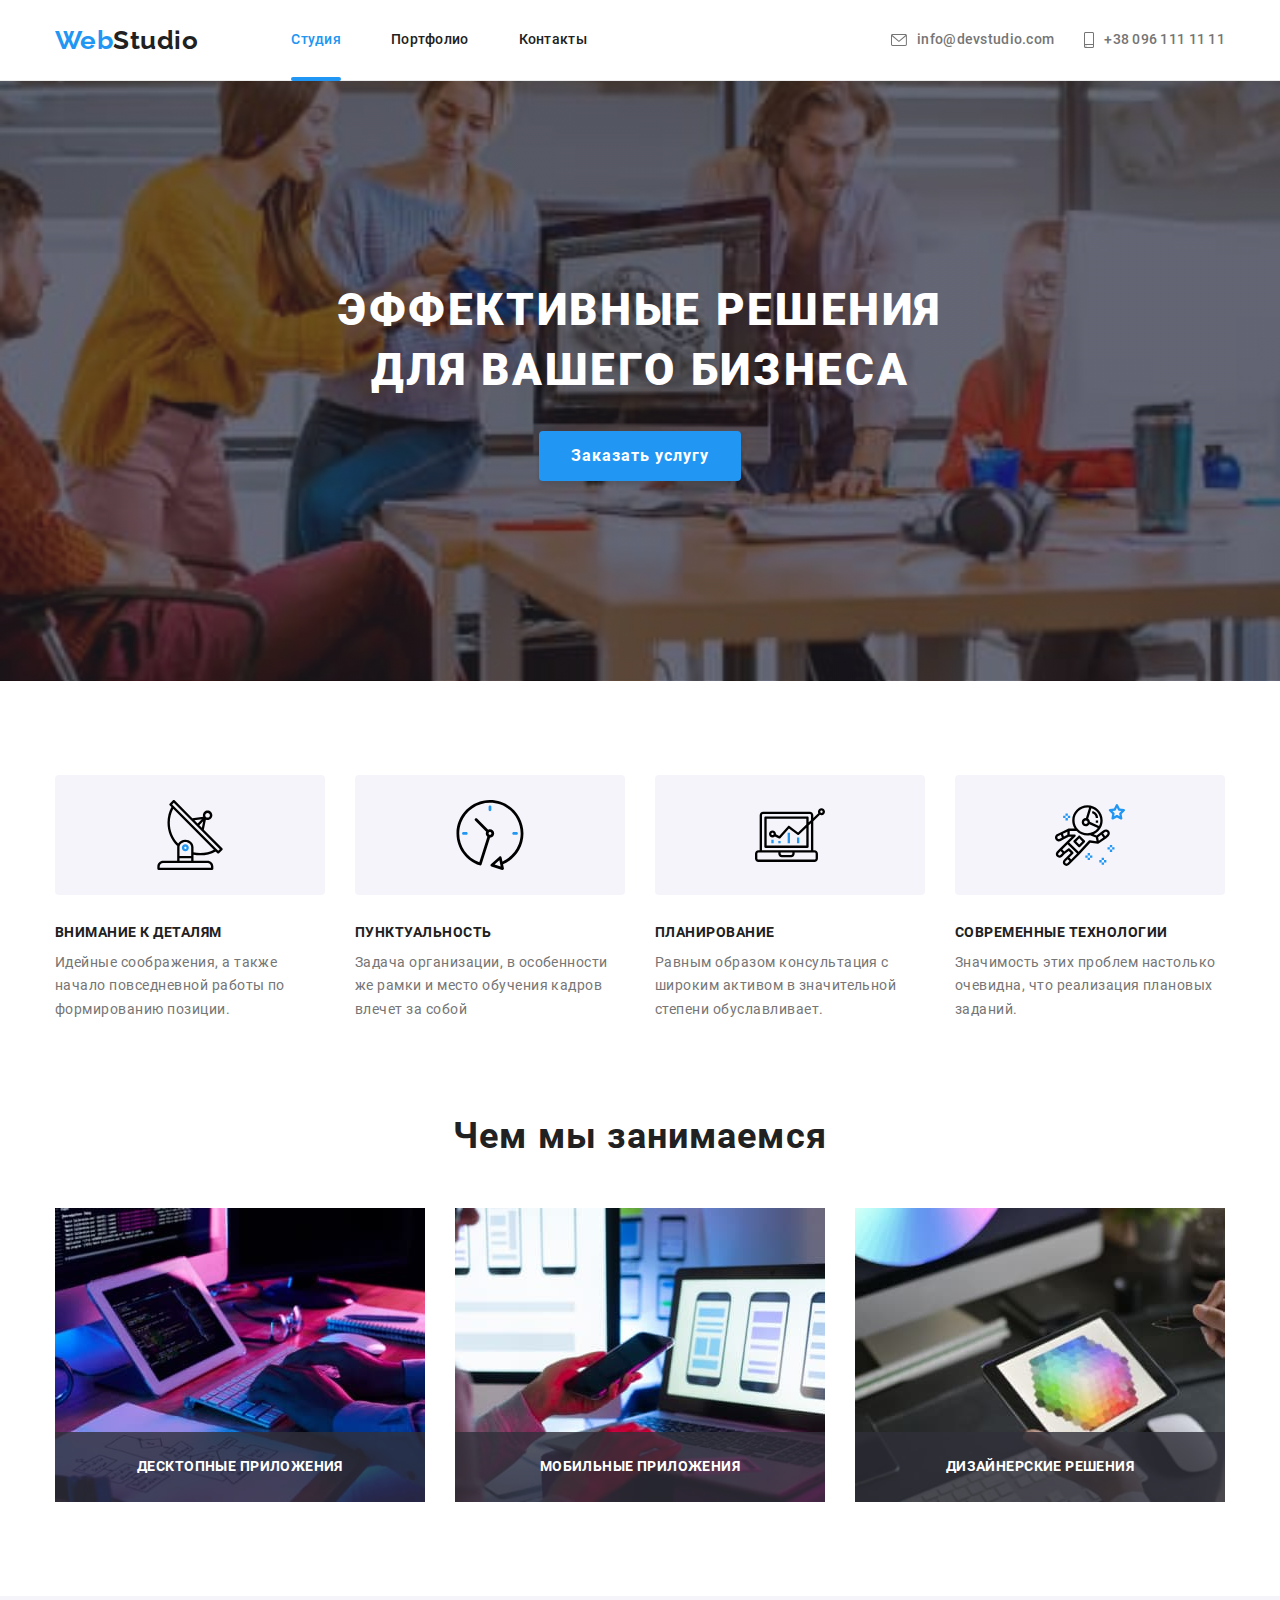
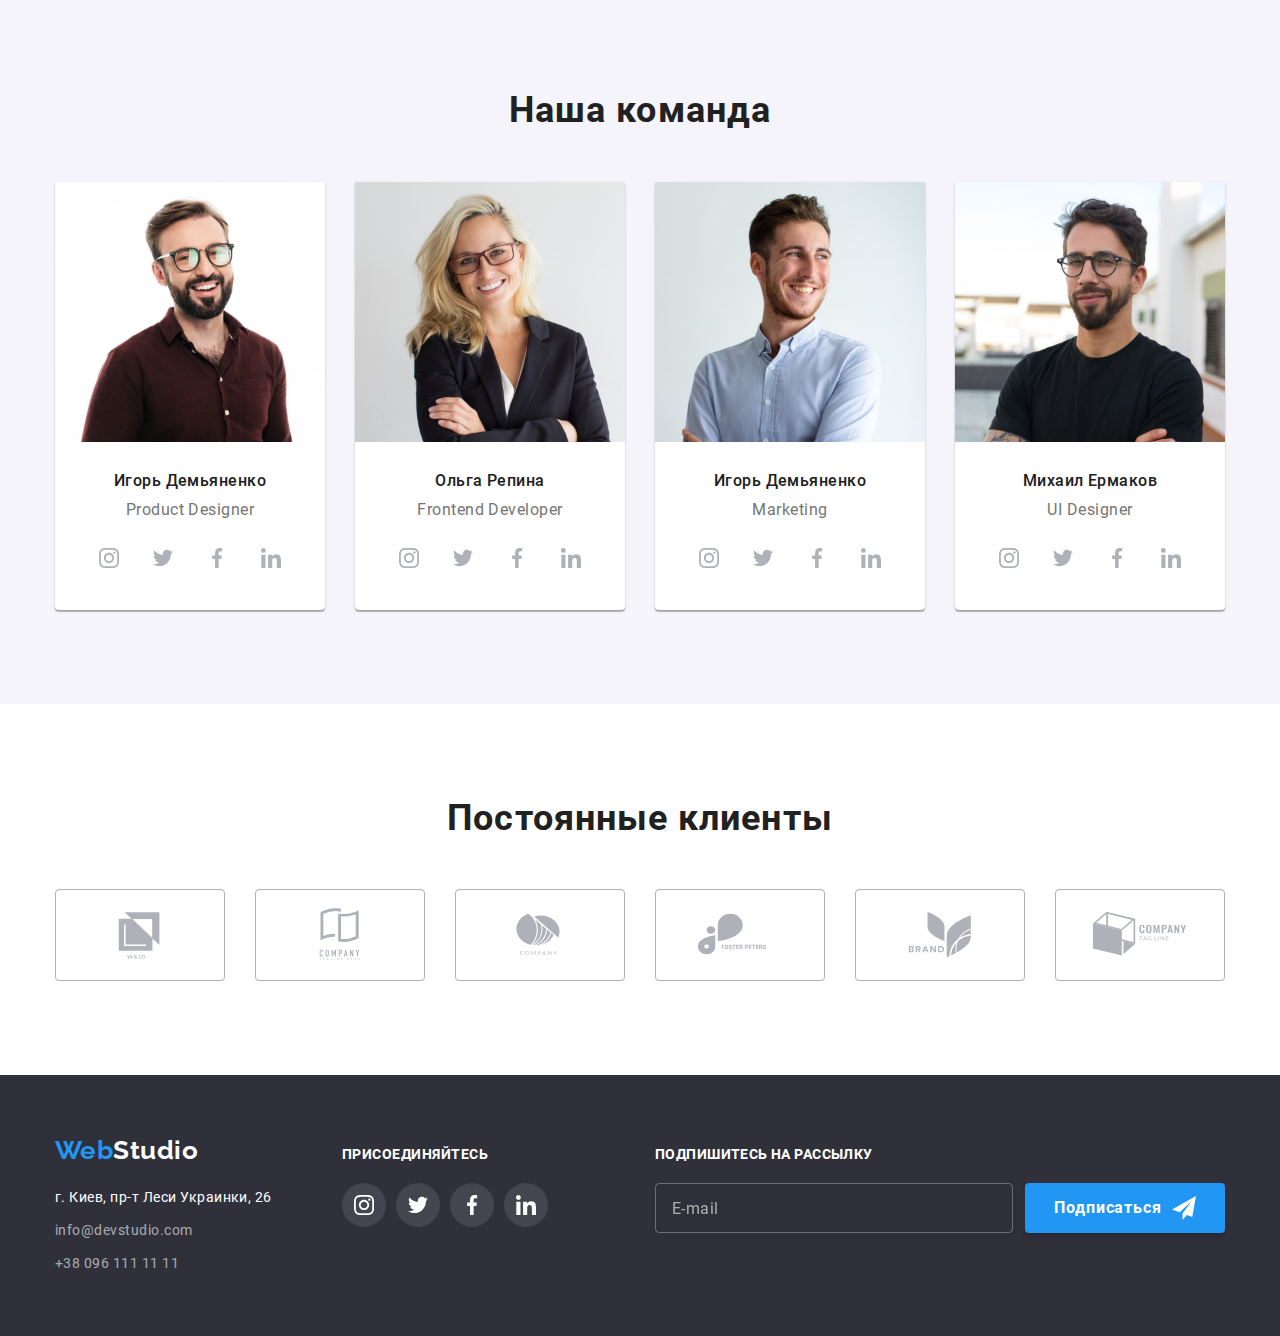
<file: index.html>
<!DOCTYPE html>
<html lang="ru">
  <head>
    <meta charset="UTF-8" />
    <meta http-equiv="X-UA-Compatible" content="IE=edge" />
    <meta name="viewport" content="width=device-width, initial-scale=1.0" />
    <title>WebStudio</title>
    <link rel="stylesheet" href="./css/main.min.css" />
  </head>
  <body>
    <!-- ================ HEADER ================ -->

    <header class="header-page">
      <div class="header-line container">
        <nav class="navigation">
          <a href="./index.html" class="logo header-page__header-logo">
            <span class="logo__accent">Web</span>Studio
          </a>

          <ul class="nav-list">
            <li class="nav-list__item">
              <a
                href="./index.html"
                class="nav-list__link nav-list__link_current"
                >Студия</a
              >
            </li>
            <li class="nav-list__item">
              <a href="./portfolio.html" class="nav-list__link">Портфолио</a>
            </li>
            <li class="nav-list__item">
              <a href="" class="nav-list__link">Контакты</a>
            </li>
          </ul>
        </nav>
        <ul class="list-contacts header-page__list-contacts">
          <li class="list-contacts__item">
            <a href="mailto:info@devstudio.com" class="list-contacts__link">
              <svg class="list-contacts__icon" width="16" height="12">
                <use href="./images/icons.svg#icon-envelope"></use>
              </svg>
              info@devstudio.com
            </a>
          </li>
          <li class="list-contacts__item">
            <a href="tel:+380961111111" class="list-contacts__link">
              <svg class="list-contacts__icon" width="10" height="16">
                <use href="./images/icons.svg#icon-smartphone"></use>
              </svg>
              +38 096 111 11 11</a
            >
          </li>
        </ul>
      </div>
    </header>
    <main>
      <!-- ================ HERO ================ -->

      <section class="hero">
        <div class="container">
          <h1 class="hero__title">
            Эффективные решения
            <br />
            для вашего бизнеса
          </h1>
          <button type="button" class="hero__btn" data-modal-open>
            Заказать услугу
          </button>
        </div>
      </section>

      <!-- ================ FEATURES ================ -->

      <section class="section">
        <div class="container">
          <h2 class="visualy-hidden">Особенности</h2>

          <ul class="features-list">
            <li class="features-list__item">
              <div class="features-list__box">
                <svg class="features-list__icon" width="70" height="70">
                  <use href="./images/icons.svg#icon-antenna"></use>
                </svg>
              </div>
              <h3 class="features-list__title">Внимание к деталям</h3>
              <p class="features-list__description">
                Идейные соображения, а также начало повседневной работы по
                формированию позиции.
              </p>
            </li>
            <li class="features-list__item">
              <div class="features-list__box">
                <svg class="features-list__icon" width="70" height="70">
                  <use href="./images/icons.svg#icon-clock"></use>
                </svg>
              </div>
              <h3 class="features-list__title">Пунктуальность</h3>
              <p class="features-list__description">
                Задача организации, в особенности же рамки и место обучения
                кадров влечет за собой
              </p>
            </li>
            <li class="features-list__item">
              <div class="features-list__box">
                <svg class="features-list__icon" width="70" height="70">
                  <use href="./images/icons.svg#icon-diagram"></use>
                </svg>
              </div>
              <h3 class="features-list__title">Планирование</h3>
              <p class="features-list__description">
                Равным образом консультация с широким активом в значительной
                степени обуславливает.
              </p>
            </li>
            <li class="features-list__item">
              <div class="features-list__box">
                <svg class="features-list__icon" width="70" height="70">
                  <use href="./images/icons.svg#icon-astronaut"></use>
                </svg>
              </div>
              <h3 class="features-list__title">Современные технологии</h3>
              <p class="features-list__description">
                Значимость этих проблем настолько очевидна, что реализация
                плановых заданий.
              </p>
            </li>
          </ul>
        </div>
      </section>

      <!-- ================ OUR-WORK ================ -->

      <section class="section our-work">
        <div class="container">
          <h2 class="section-title">Чем мы занимаемся</h2>
          <ul class="work-list">
            <li class="work-list__item">
              <img
                class="work-list__image"
                src="./images/our-work/box1.jpg"
                alt="адаптация на пк"
                width="370"
                height="294"
              />
              <div class="work-list__box">
                <p class="work-list__description">Десктопные приложения</p>
              </div>
            </li>
            <li class="work-list__item">
              <img
                class="work-list__image"
                src="./images/our-work/box2.jpg"
                alt="адаптация на ноутбук"
                width="370"
                height="294"
              />
              <div class="work-list__box">
                <p class="work-list__description">Мобильные приложения</p>
              </div>
            </li>
            <li class="work-list__item">
              <img
                class="work-list__image"
                src="./images/our-work/box3.jpg"
                alt="адаптация на планшет"
                width="370"
                height="294"
              />
              <div class="work-list__box">
                <p class="work-list__description">Дизайнерские решения</p>
              </div>
            </li>
          </ul>
        </div>
      </section>

      <!-- ================ OUR-TEAM ================ -->

      <section class="section our-team">
        <div class="container">
          <h2 class="section-title">Наша команда</h2>
          <ul class="team-list">
            <li class="team-list__item">
              <img
                class="team-list__photo"
                src="./images/team/igor.jpg"
                alt="Игорь Демьяненко"
                width="270"
                height="260"
              />
              <div class="team-list__description">
                <h3 class="team-list__name">Игорь Демьяненко</h3>
                <p class="team-list__profession">Product Designer</p>

                <ul class="social-list">
                  <li class="social-list__item">
                    <a href="" class="social-list__link">
                      <svg class="social-list__icon" width="20" height="20">
                        <use href="./images/icons.svg#icon-instagram"></use>
                      </svg>
                    </a>
                  </li>
                  <li class="social-list__item">
                    <a href="" class="social-list__link">
                      <svg class="social-list__icon" width="20" height="20">
                        <use href="./images/icons.svg#icon-twitter"></use>
                      </svg>
                    </a>
                  </li>
                  <li class="social-list__item">
                    <a href="" class="social-list__link">
                      <svg class="social-list__icon" width="20" height="20">
                        <use href="./images/icons.svg#icon-facebook"></use>
                      </svg>
                    </a>
                  </li>
                  <li class="social-list__item">
                    <a href="" class="social-list__link">
                      <svg class="social-list__icon" width="20" height="20">
                        <use href="./images/icons.svg#icon-linkedin"></use>
                      </svg>
                    </a>
                  </li>
                </ul>
              </div>
            </li>
            <li class="team-list__item">
              <img
                class="team-list__photo"
                src="./images/team/olga.jpg"
                alt="Ольга Репина"
                width="270"
                height="260"
              />
              <div class="team-list__description">
                <h3 class="team-list__name">Ольга Репина</h3>
                <p class="team-list__profession">Frontend Developer</p>

                <ul class="social-list">
                  <li class="social-list__item">
                    <a href="" class="social-list__link">
                      <svg class="social-list__icon" width="20" height="20">
                        <use href="./images/icons.svg#icon-instagram"></use>
                      </svg>
                    </a>
                  </li>
                  <li class="social-list__item">
                    <a href="" class="social-list__link">
                      <svg class="social-list__icon" width="20" height="20">
                        <use href="./images/icons.svg#icon-twitter"></use>
                      </svg>
                    </a>
                  </li>
                  <li class="social-list__item">
                    <a href="" class="social-list__link">
                      <svg class="social-list__icon" width="20" height="20">
                        <use href="./images/icons.svg#icon-facebook"></use>
                      </svg>
                    </a>
                  </li>
                  <li class="social-list__item">
                    <a href="" class="social-list__link">
                      <svg class="social-list__icon" width="20" height="20">
                        <use href="./images/icons.svg#icon-linkedin"></use>
                      </svg>
                    </a>
                  </li>
                </ul>
              </div>
            </li>
            <li class="team-list__item">
              <img
                class="team-list__photo"
                src="./images/team/nikolay.jpg"
                alt="Игорь Демьяненко"
                width="270"
                height="260"
              />
              <div class="team-list__description">
                <h3 class="team-list__name">Игорь Демьяненко</h3>
                <p class="team-list__profession">Marketing</p>

                <ul class="social-list">
                  <li class="social-list__item">
                    <a href="" class="social-list__link">
                      <svg class="social-list__icon" width="20" height="20">
                        <use href="./images/icons.svg#icon-instagram"></use>
                      </svg>
                    </a>
                  </li>
                  <li class="social-list__item">
                    <a href="" class="social-list__link">
                      <svg class="social-list__icon" width="20" height="20">
                        <use href="./images/icons.svg#icon-twitter"></use>
                      </svg>
                    </a>
                  </li>
                  <li class="social-list__item">
                    <a href="" class="social-list__link">
                      <svg class="social-list__icon" width="20" height="20">
                        <use href="./images/icons.svg#icon-facebook"></use>
                      </svg>
                    </a>
                  </li>
                  <li class="social-list__item">
                    <a href="" class="social-list__link">
                      <svg class="social-list__icon" width="20" height="20">
                        <use href="./images/icons.svg#icon-linkedin"></use>
                      </svg>
                    </a>
                  </li>
                </ul>
              </div>
            </li>
            <li class="team-list__item">
              <img
                class="team-list__photo"
                src="./images/team/mikhail.jpg"
                alt="Михаил Ермаков"
                width="270"
                height="260"
              />
              <div class="team-list__description">
                <h3 class="team-list__name">Михаил Ермаков</h3>
                <p class="team-list__profession">UI Designer</p>

                <ul class="social-list">
                  <li class="social-list__item">
                    <a href="" class="social-list__link">
                      <svg class="social-list__icon" width="20" height="20">
                        <use href="./images/icons.svg#icon-instagram"></use>
                      </svg>
                    </a>
                  </li>
                  <li class="social-list__item">
                    <a href="" class="social-list__link">
                      <svg class="social-list__icon" width="20" height="20">
                        <use href="./images/icons.svg#icon-twitter"></use>
                      </svg>
                    </a>
                  </li>
                  <li class="social-list__item">
                    <a href="" class="social-list__link">
                      <svg class="social-list__icon" width="20" height="20">
                        <use href="./images/icons.svg#icon-facebook"></use>
                      </svg>
                    </a>
                  </li>
                  <li class="social-list__item">
                    <a href="" class="social-list__link">
                      <svg class="social-list__icon" width="20" height="20">
                        <use href="./images/icons.svg#icon-linkedin"></use>
                      </svg>
                    </a>
                  </li>
                </ul>
              </div>
            </li>
          </ul>
        </div>
      </section>

      <!-- ================ CLIENTS ================ -->

      <section class="section">
        <div class="container">
          <h2 class="section-title">Постоянные клиенты</h2>

          <ul class="clients-list">
            <li class="clients-list__item">
              <a href="" class="clients-list__link">
                <svg class="clients-list__icon" width="106" height="60">
                  <use href="./images/icons.svg#icon-client-1"></use>
                </svg>
              </a>
            </li>
            <li class="clients-list__item">
              <a href="" class="clients-list__link">
                <svg class="clients-list__icon" width="106" height="60">
                  <use href="./images/icons.svg#icon-client-2"></use>
                </svg>
              </a>
            </li>
            <li class="clients-list__item">
              <a href="" class="clients-list__link">
                <svg class="clients-list__icon" width="106" height="60">
                  <use href="./images/icons.svg#icon-client-3"></use>
                </svg>
              </a>
            </li>
            <li class="clients-list__item">
              <a href="" class="clients-list__link">
                <svg class="clients-list__icon" width="106" height="60">
                  <use href="./images/icons.svg#icon-client-4"></use>
                </svg>
              </a>
            </li>
            <li class="clients-list__item">
              <a href="" class="clients-list__link">
                <svg class="clients-list__icon" width="106" height="60">
                  <use href="./images/icons.svg#icon-client-5"></use>
                </svg>
              </a>
            </li>
            <li class="clients-list__item">
              <a href="" class="clients-list__link">
                <svg class="clients-list__icon" width="106" height="60">
                  <use href="./images/icons.svg#icon-client-6"></use>
                </svg>
              </a>
            </li>
          </ul>
        </div>
      </section>
    </main>

    <!-- ================ FOOTER ================ -->

    <footer class="footer-page">
      <div class="container footer">
        <div class="footer-address">
          <a href="./index.html" class="logo footer-page__footer-logo">
            <span class="logo__accent">Web</span>Studio
          </a>
          <address class="address">
            <ul class="address-list">
              <li class="address-list__item">
                <a
                  href="https://goo.gl/maps/miNmiYVtFRc69GQx9"
                  class="address-list__link"
                >
                  г. Киев, пр-т Леси Украинки, 26
                </a>
              </li>
              <li class="address-list__item">
                <a
                  href="mailto:info@devstudio.com"
                  class="address-list__link address-list__link_color"
                >
                  info@devstudio.com
                </a>
              </li>
              <li class="address-list__item">
                <a
                  href="tel:+380961111111"
                  class="address-list__link address-list__link_color"
                >
                  +38 096 111 11 11
                </a>
              </li>
            </ul>
          </address>
        </div>

        <div class="footer-social">
          <p class="footer-social__join">присоединяйтесь</p>

          <ul class="footer-social-list">
            <li class="footer-social-list__item">
              <a href="" class="footer-social-list__link">
                <svg class="footer-social-list__icon" width="20" height="20">
                  <use href="./images/icons.svg#icon-instagram"></use>
                </svg>
              </a>
            </li>
            <li class="footer-social-list__item">
              <a href="" class="footer-social-list__link">
                <svg class="footer-social-list__icon" width="20" height="20">
                  <use href="./images/icons.svg#icon-twitter"></use>
                </svg>
              </a>
            </li>
            <li class="footer-social-list__item">
              <a href="" class="footer-social-list__link">
                <svg class="footer-social-list__icon" width="20" height="20">
                  <use href="./images/icons.svg#icon-facebook"></use>
                </svg>
              </a>
            </li>
            <li class="footer-social-list__item">
              <a href="" class="footer-social-list__link">
                <svg class="footer-social-list__icon" width="20" height="20">
                  <use href="./images/icons.svg#icon-linkedin"></use>
                </svg>
              </a>
            </li>
          </ul>
        </div>

        <div class="footer-form-subscription">
          <p class="footer-form-subscription__title">Подпишитесь на рассылку</p>

          <form class="footer-form">
            <input
              class="footer-form__input"
              type="email"
              name="mail"
              pattern="[a-zA-Z]*[@][a-z]*[.][a-z]*"
              required
              title="my@mail.com"
              placeholder="E-mail"
            />

            <button class="footer-form__btn" type="submit">
              Подписаться
              <svg class="footer-form__icon" width="24" height="24">
                <use href="./images/icons.svg#icon-send"></use>
              </svg>
            </button>
          </form>
        </div>
      </div>
    </footer>

    <!-- ================ BACKDROP ================ -->

    <div class="backdrop is-hidden" data-modal>
      <!-- ================ MODAL ================ -->

      <div class="modal">
        <form class="modal-form">
          <p class="modal-form__title">
            Оставьте свои данные, мы вам перезвоним
          </p>

          <div class="input-group" role="group">
            <label class="input-group__label">
              <span class="input-group__label-text">Имя</span>
              <span class="input-group__input-wrapper">
                <input
                  class="input-group__input"
                  type="text"
                  name="user-name"
                />
                <svg class="input-group__icon" width="18" height="18">
                  <use href="./images/icons.svg#icon-person-black"></use>
                </svg>
              </span>
            </label>

            <label class="input-group__label">
              <span class="input-group__label-text">Телефон</span>
              <span class="input-group__input-wrapper">
                <input
                  class="input-group__input"
                  type="tel"
                  name="user-phone"
                />
                <svg class="input-group__icon" width="18" height="18">
                  <use href="./images/icons.svg#icon-phone-black"></use>
                </svg>
              </span>
            </label>

            <label class="input-group__label">
              <span class="input-group__label-text">Почта</span>
              <span class="input-group__input-wrapper">
                <input
                  class="input-group__input"
                  type="email"
                  name="user-mail"
                />
                <svg class="input-group__icon" width="18" height="18">
                  <use href="./images/icons.svg#icon-email-black"></use>
                </svg>
              </span>
            </label>

            <label class="input-group__label">
              <span class="input-group__label-text">Комментарий</span>
              <textarea
                class="input-group__comment"
                name="modal-form-comment"
                placeholder="Введите текст"
              ></textarea>
            </label>
          </div>

          <input
            class="modal-form__checkbox visualy-hidden"
            type="checkbox"
            name="modal-form-policy"
            id="modal-form-policy"
          />
          <label class="modal-form__policy" for="modal-form-policy">
            Соглашаюсь с рассылкой и принимаю&nbsp;
            <a href="" class="modal-form__link">Условия договора</a>
          </label>

          <button type="submit" class="modal-form__btn">Отправить</button>
        </form>

        <button data-modal-close type="button" class="modal__btn">
          <svg width="18" height="18">
            <use href="./images/icons.svg#icon-btn-close"></use>
          </svg>
        </button>
      </div>
    </div>

    <script src="./js/modal.js"></script>
  </body>
</html>
</file>
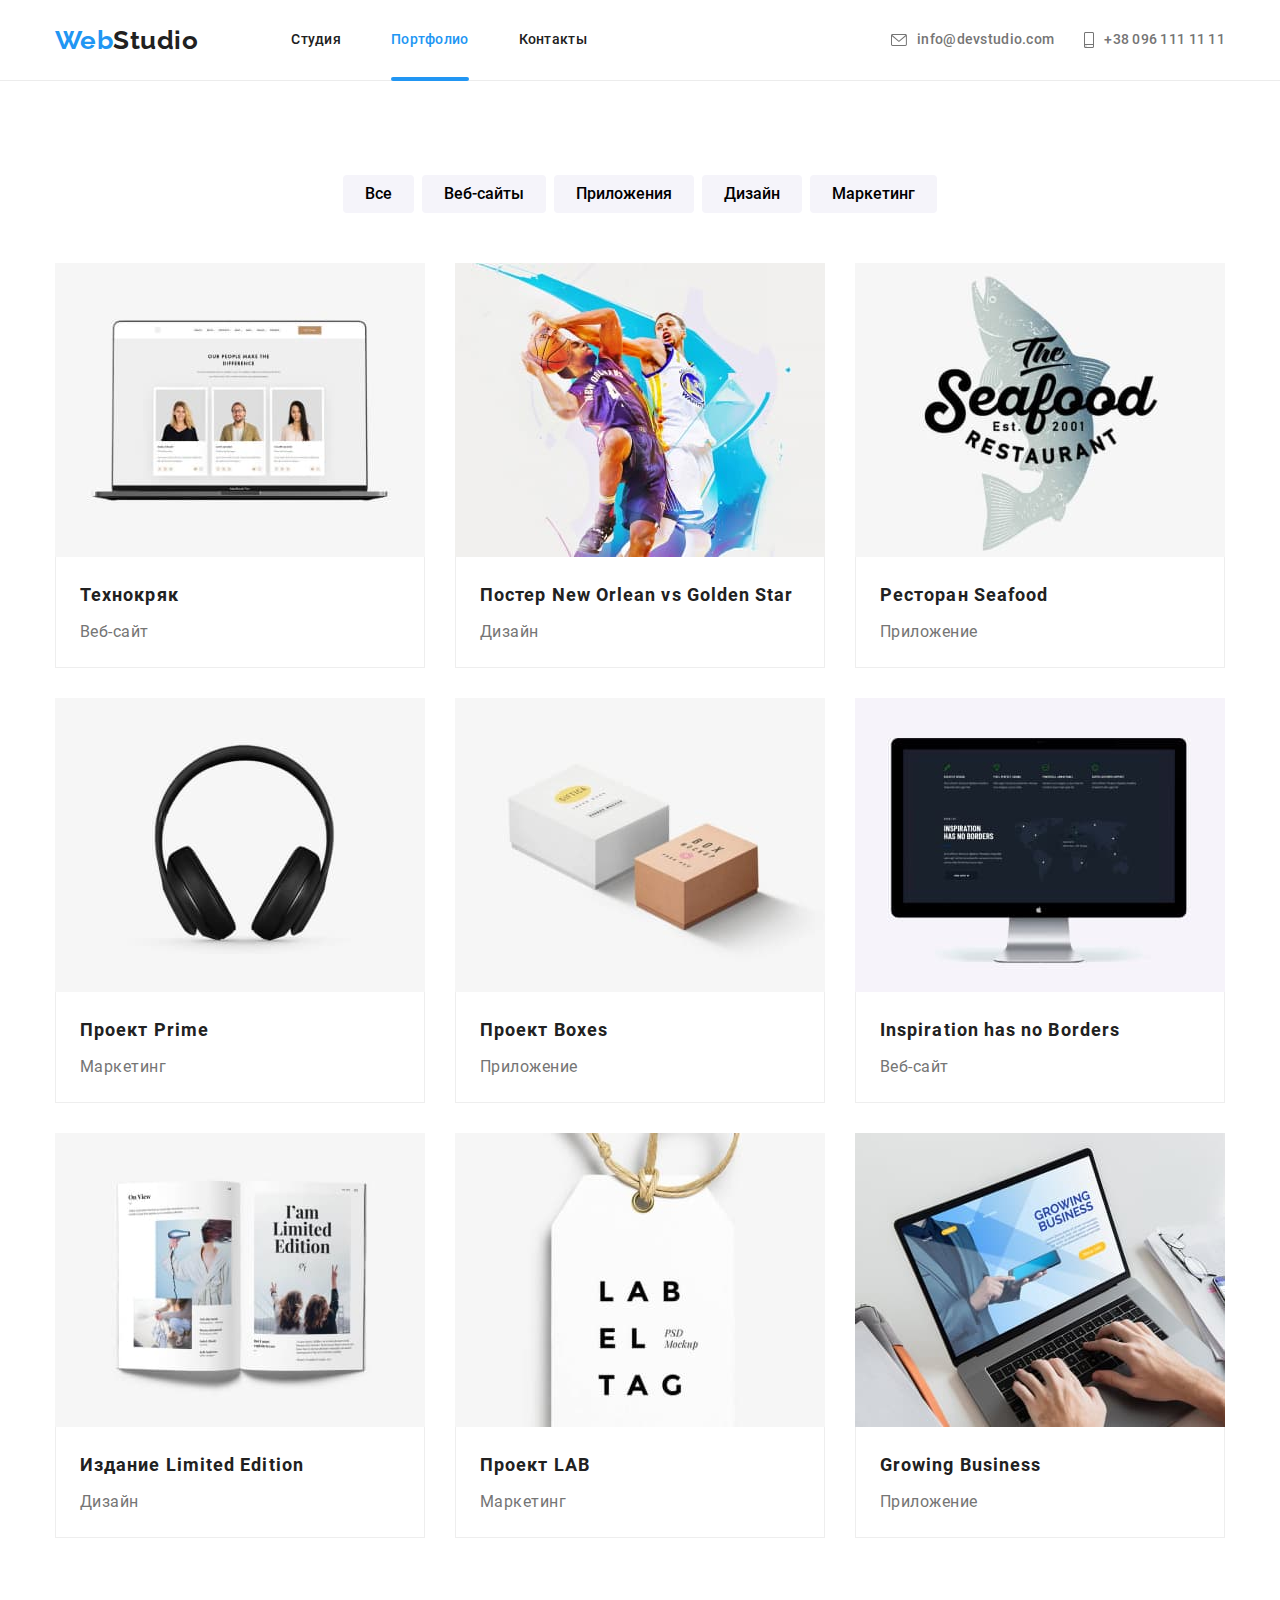
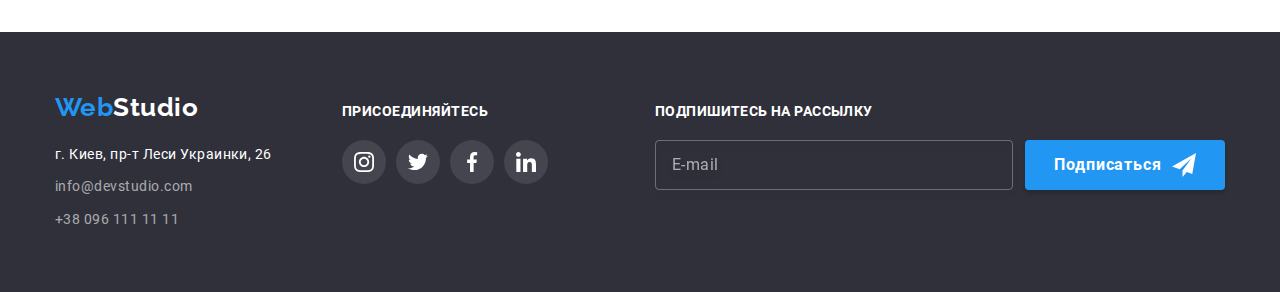
<file: portfolio.html>
<!DOCTYPE html>
<html lang="ru">
  <head>
    <meta charset="UTF-8" />
    <meta http-equiv="X-UA-Compatible" content="IE=edge" />
    <meta name="viewport" content="width=device-width, initial-scale=1.0" />
    <title>WebStudio</title>
    <link rel="stylesheet" href="./css/main.min.css" />
  </head>
  <body>
    <!-- ================= HEADER =================== -->

    <header class="header-page">
      <div class="header-line container">
        <nav class="navigation">
          <a href="./index.html" class="logo header-page__header-logo">
            <span class="logo__accent">Web</span>Studio
          </a>

          <ul class="nav-list">
            <li class="nav-list__item">
              <a href="./index.html" class="nav-list__link">Студия</a>
            </li>
            <li class="nav-list__item">
              <a
                href="./portfolio.html"
                class="nav-list__link nav-list__link_current"
                >Портфолио</a
              >
            </li>
            <li class="nav-list__item">
              <a href="" class="nav-list__link">Контакты</a>
            </li>
          </ul>
        </nav>
        <ul class="list-contacts header-page__list-contacts">
          <li class="list-contacts__item">
            <a href="mailto:info@devstudio.com" class="list-contacts__link">
              <svg class="list-contacts__icon" width="16" height="12">
                <use href="./images/icons.svg#icon-envelope"></use>
              </svg>
              info@devstudio.com
            </a>
          </li>
          <li class="list-contacts__item">
            <a href="tel:+380961111111" class="list-contacts__link">
              <svg class="list-contacts__icon" width="10" height="16">
                <use href="./images/icons.svg#icon-smartphone"></use>
              </svg>
              +38 096 111 11 11</a
            >
          </li>
        </ul>
      </div>
    </header>

    <main>
      <section class="section">
        <div class="container">
          <h1 class="visualy-hidden">Портфолио</h1>

          <!-- ================= FILTER PORTFOLIO =================== -->

          <ul class="filter">
            <li class="filter__item">
              <button type="button" class="filter__btn">Все</button>
            </li>
            <li class="filter__item">
              <button type="button" class="filter__btn">Веб-сайты</button>
            </li>
            <li class="filter__item">
              <button type="button" class="filter__btn">Приложения</button>
            </li>
            <li class="filter__item">
              <button type="button" class="filter__btn">Дизайн</button>
            </li>
            <li class="filter__item">
              <button type="button" class="filter__btn">Маркетинг</button>
            </li>
          </ul>

          <!-- ================= PORTFOLIO =================== -->

          <ul class="portfolio-list">
            <li class="portfolio-list__item">
              <a href="" class="portfolio-list__link">
                <div class="portfolio-list__image-wrapper">
                  <img
                    class="portfolio-list__image"
                    src="./images/portfolio/pf-image-1.jpg"
                    alt="Технокряк"
                    width="370"
                    height="294"
                  />
                  <p class="portfolio-list__overlay">
                    Ресурс предлагает комплексные предложения с разным уровнем
                    функционала и сервисов. Все это позволит посетителю получить
                    исчерпывающие сведения о компании или частном лице.
                  </p>
                </div>

                <div class="portfolio-list__description">
                  <h2 class="portfolio-list__title">Технокряк</h2>
                  <p class="portfolio-list__title-description">Веб-сайт</p>
                </div>
              </a>
            </li>
            <li class="portfolio-list__item">
              <a href="" class="portfolio-list__link">
                <div class="portfolio-list__image-wrapper">
                  <img
                    class="portfolio-list__image"
                    src="./images/portfolio/pf-image-2.jpg"
                    alt="Постер"
                    width="370"
                    height="294"
                  />
                  <p class="portfolio-list__overlay">
                    Ресурс предлагает комплексные предложения с разным уровнем
                    функционала и сервисов. Все это позволит посетителю получить
                    исчерпывающие сведения о компании или частном лице.
                  </p>
                </div>

                <div class="portfolio-list__description">
                  <h2 class="portfolio-list__title">
                    Постер New Orlean vs Golden Star
                  </h2>
                  <p class="portfolio-list__title-description">Дизайн</p>
                </div>
              </a>
            </li>
            <li class="portfolio-list__item">
              <a href="" class="portfolio-list__link">
                <div class="portfolio-list__image-wrapper">
                  <img
                    class="portfolio-list__image"
                    src="./images/portfolio/pf-image-3.jpg"
                    alt="Ресторан Seafood"
                    width="370"
                    height="294"
                  />
                  <p class="portfolio-list__overlay">
                    Ресурс предлагает комплексные предложения с разным уровнем
                    функционала и сервисов. Все это позволит посетителю получить
                    исчерпывающие сведения о компании или частном лице.
                  </p>
                </div>

                <div class="portfolio-list__description">
                  <h2 class="portfolio-list__title">Ресторан Seafood</h2>
                  <p class="portfolio-list__title-description">Приложение</p>
                </div>
              </a>
            </li>
            <li class="portfolio-list__item">
              <a href="" class="portfolio-list__link">
                <div class="portfolio-list__image-wrapper">
                  <img
                    class="portfolio-list__image"
                    src="./images/portfolio/pf-image-4.jpg"
                    alt="Проект Prime"
                    width="370"
                    height="294"
                  />
                  <p class="portfolio-list__overlay">
                    Ресурс предлагает комплексные предложения с разным уровнем
                    функционала и сервисов. Все это позволит посетителю получить
                    исчерпывающие сведения о компании или частном лице.
                  </p>
                </div>

                <div class="portfolio-list__description">
                  <h2 class="portfolio-list__title">Проект Prime</h2>
                  <p class="portfolio-list__title-description">Маркетинг</p>
                </div>
              </a>
            </li>
            <li class="portfolio-list__item">
              <a href="" class="portfolio-list__link">
                <div class="portfolio-list__image-wrapper">
                  <img
                    class="portfolio-list__image"
                    src="./images/portfolio/pf-image-5.jpg"
                    alt="Проект Boxes"
                    width="370"
                    height="294"
                  />
                  <p class="portfolio-list__overlay">
                    Ресурс предлагает комплексные предложения с разным уровнем
                    функционала и сервисов. Все это позволит посетителю получить
                    исчерпывающие сведения о компании или частном лице.
                  </p>
                </div>

                <div class="portfolio-list__description">
                  <h2 class="portfolio-list__title">Проект Boxes</h2>
                  <p class="portfolio-list__title-description">Приложение</p>
                </div>
              </a>
            </li>
            <li class="portfolio-list__item">
              <a href="" class="portfolio-list__link">
                <div class="portfolio-list__image-wrapper">
                  <img
                    class="portfolio-list__image"
                    src="./images/portfolio/pf-image-6.jpg"
                    alt="Inspiration has no Borders"
                    width="370"
                    height="294"
                  />
                  <p class="portfolio-list__overlay">
                    Ресурс предлагает комплексные предложения с разным уровнем
                    функционала и сервисов. Все это позволит посетителю получить
                    исчерпывающие сведения о компании или частном лице.
                  </p>
                </div>

                <div class="portfolio-list__description">
                  <h2 class="portfolio-list__title">
                    Inspiration has no Borders
                  </h2>
                  <p class="portfolio-list__title-description">Веб-сайт</p>
                </div>
              </a>
            </li>
            <li class="portfolio-list__item">
              <a href="" class="portfolio-list__link">
                <div class="portfolio-list__image-wrapper">
                  <img
                    class="portfolio-list__image"
                    src="./images/portfolio/pf-image-7.jpg"
                    alt="Технокряк"
                    width="370"
                    height="294"
                  />
                  <p class="portfolio-list__overlay">
                    Ресурс предлагает комплексные предложения с разным уровнем
                    функционала и сервисов. Все это позволит посетителю получить
                    исчерпывающие сведения о компании или частном лице.
                  </p>
                </div>

                <div class="portfolio-list__description">
                  <h2 class="portfolio-list__title">Издание Limited Edition</h2>
                  <p class="portfolio-list__title-description">Дизайн</p>
                </div>
              </a>
            </li>
            <li class="portfolio-list__item">
              <a href="" class="portfolio-list__link">
                <div class="portfolio-list__image-wrapper">
                  <img
                    class="portfolio-list__image"
                    src="./images/portfolio/pf-image-8.jpg"
                    alt="Проект LAB"
                    width="370"
                    height="294"
                  />
                  <p class="portfolio-list__overlay">
                    Ресурс предлагает комплексные предложения с разным уровнем
                    функционала и сервисов. Все это позволит посетителю получить
                    исчерпывающие сведения о компании или частном лице.
                  </p>
                </div>

                <div class="portfolio-list__description">
                  <h2 class="portfolio-list__title">Проект LAB</h2>
                  <p class="portfolio-list__title-description">Маркетинг</p>
                </div>
              </a>
            </li>
            <li class="portfolio-list__item">
              <a href="" class="portfolio-list__link">
                <div class="portfolio-list__image-wrapper">
                  <img
                    class="portfolio-list__image"
                    src="./images/portfolio/pf-image-9.jpg"
                    alt="Growing Business"
                    width="370"
                    height="294"
                  />
                  <p class="portfolio-list__overlay">
                    Ресурс предлагает комплексные предложения с разным уровнем
                    функционала и сервисов. Все это позволит посетителю получить
                    исчерпывающие сведения о компании или частном лице.
                  </p>
                </div>

                <div class="portfolio-list__description">
                  <h2 class="portfolio-list__title">Growing Business</h2>
                  <p class="portfolio-list__title-description">Приложение</p>
                </div>
              </a>
            </li>
          </ul>
        </div>
      </section>
    </main>

    <!-- ================= FOOTER =================== -->

    <footer class="footer-page">
      <div class="container footer">
        <div class="footer-address">
          <a href="./index.html" class="logo footer-page__footer-logo">
            <span class="logo__accent">Web</span>Studio
          </a>
          <address class="address">
            <ul class="address-list">
              <li class="address-list__item">
                <a
                  href="https://goo.gl/maps/miNmiYVtFRc69GQx9"
                  class="address-list__link"
                >
                  г. Киев, пр-т Леси Украинки, 26
                </a>
              </li>
              <li class="address-list__item">
                <a
                  href="mailto:info@devstudio.com"
                  class="address-list__link address-list__link_color"
                >
                  info@devstudio.com
                </a>
              </li>
              <li class="address-list__item">
                <a
                  href="tel:+380961111111"
                  class="address-list__link address-list__link_color"
                >
                  +38 096 111 11 11
                </a>
              </li>
            </ul>
          </address>
        </div>

        <div class="footer-social">
          <p class="footer-social__join">присоединяйтесь</p>

          <ul class="footer-social-list">
            <li class="footer-social-list__item">
              <a href="" class="footer-social-list__link">
                <svg class="footer-social-list__icon" width="20" height="20">
                  <use href="./images/icons.svg#icon-instagram"></use>
                </svg>
              </a>
            </li>
            <li class="footer-social-list__item">
              <a href="" class="footer-social-list__link">
                <svg class="footer-social-list__icon" width="20" height="20">
                  <use href="./images/icons.svg#icon-twitter"></use>
                </svg>
              </a>
            </li>
            <li class="footer-social-list__item">
              <a href="" class="footer-social-list__link">
                <svg class="footer-social-list__icon" width="20" height="20">
                  <use href="./images/icons.svg#icon-facebook"></use>
                </svg>
              </a>
            </li>
            <li class="footer-social-list__item">
              <a href="" class="footer-social-list__link">
                <svg class="footer-social-list__icon" width="20" height="20">
                  <use href="./images/icons.svg#icon-linkedin"></use>
                </svg>
              </a>
            </li>
          </ul>
        </div>

        <div class="footer-form-subscription">
          <p class="footer-form-subscription__title">Подпишитесь на рассылку</p>

          <form class="footer-form">
            <input
              class="footer-form__input"
              type="email"
              name="mail"
              pattern="[a-zA-Z]*[@][a-z]*[.][a-z]*"
              required
              title="my@mail.com"
              placeholder="E-mail"
            />

            <button class="footer-form__btn" type="submit">
              Подписаться
              <svg class="footer-form__icon" width="24" height="24">
                <use href="./images/icons.svg#icon-send"></use>
              </svg>
            </button>
          </form>
        </div>
      </div>
    </footer>
  </body>
</html>
</file>
<file: css/main.min.css>
*,::after,::before{box-sizing:border-box}html{-moz-tab-size:4;-o-tab-size:4;tab-size:4}html{line-height:1.15;-webkit-text-size-adjust:100%}body{margin:0}body{font-family:system-ui,-apple-system,"Segoe UI",Roboto,Helvetica,Arial,sans-serif,"Apple Color Emoji","Segoe UI Emoji"}hr{height:0;color:inherit}abbr[title]{-webkit-text-decoration:underline dotted;text-decoration:underline dotted}b,strong{font-weight:bolder}code,kbd,pre,samp{font-family:ui-monospace,SFMono-Regular,Consolas,"Liberation Mono",Menlo,monospace;font-size:1em}small{font-size:80%}sub,sup{font-size:75%;line-height:0;position:relative;vertical-align:baseline}sub{bottom:-0.25em}sup{top:-0.5em}table{text-indent:0;border-color:inherit}button,input,optgroup,select,textarea{font-family:inherit;font-size:100%;line-height:1.15;margin:0}button,select{text-transform:none}[type=button],[type=reset],[type=submit],button{-webkit-appearance:button}::-moz-focus-inner{border-style:none;padding:0}:-moz-focusring{outline:1px dotted ButtonText}:-moz-ui-invalid{box-shadow:none}legend{padding:0}progress{vertical-align:baseline}::-webkit-inner-spin-button,::-webkit-outer-spin-button{height:auto}[type=search]{-webkit-appearance:textfield;outline-offset:-2px}::-webkit-search-decoration{-webkit-appearance:none}::-webkit-file-upload-button{-webkit-appearance:button;font:inherit}summary{display:list-item}:root{--main-color-font: #212121;--secondary-color-font: #757575;--main-bg-color: #ffffff;--secondary-bg-color: #f5f4fa;--accent-color: #2196f3;--icon-color: #afb1b8}.visualy-hidden{position:absolute;white-space:nowrap;width:1px;height:1px;overflow:hidden;border:0;padding:0;clip:rect(0 0 0 0);-webkit-clip-path:inset(50%);clip-path:inset(50%);margin:-1px}body{font-family:"Roboto",sans-serif;color:var(--main-color-font);background-color:var(--main-bg-color);letter-spacing:.03em}h1,h2,h3,h4,h5,h6,p{margin:0}a{text-decoration:none;color:inherit}ul,ol{list-style:none;margin:0;padding:0}img{display:block;max-width:100%;height:auto}@font-face{font-family:"Roboto";font-style:normal;font-weight:400;src:url("../fonts/roboto-v30-cyrillic-regular.eot");src:local(""),url("../fonts/roboto-v30-cyrillic-regular.eot?#iefix") format("embedded-opentype"),url("../fonts/roboto-v30-cyrillic-regular.woff2") format("woff2"),url("../fonts/roboto-v30-cyrillic-regular.woff") format("woff"),url("../fonts/roboto-v30-cyrillic-regular.ttf") format("truetype"),url("../fonts/roboto-v30-cyrillic-regular.svg#Roboto") format("svg")}@font-face{font-family:"Roboto";font-style:normal;font-weight:500;src:url("../fonts/roboto-v30-cyrillic-500.eot");src:local(""),url("../fonts/roboto-v30-cyrillic-500.eot?#iefix") format("embedded-opentype"),url("../fonts/roboto-v30-cyrillic-500.woff2") format("woff2"),url("../fonts/roboto-v30-cyrillic-500.woff") format("woff"),url("../fonts/roboto-v30-cyrillic-500.ttf") format("truetype"),url("../fonts/roboto-v30-cyrillic-500.svg#Roboto") format("svg")}@font-face{font-family:"Roboto";font-style:normal;font-weight:700;src:url("../fonts/roboto-v30-cyrillic-700.eot");src:local(""),url("../fonts/roboto-v30-cyrillic-700.eot?#iefix") format("embedded-opentype"),url("../fonts/roboto-v30-cyrillic-700.woff2") format("woff2"),url("../fonts/roboto-v30-cyrillic-700.woff") format("woff"),url("../fonts/roboto-v30-cyrillic-700.ttf") format("truetype"),url("../fonts/roboto-v30-cyrillic-700.svg#Roboto") format("svg")}@font-face{font-family:"Roboto";font-style:normal;font-weight:900;src:url("../fonts/roboto-v30-cyrillic-900.eot");src:local(""),url("../fonts/roboto-v30-cyrillic-900.eot?#iefix") format("embedded-opentype"),url("../fonts/roboto-v30-cyrillic-900.woff2") format("woff2"),url("../fonts/roboto-v30-cyrillic-900.woff") format("woff"),url("../fonts/roboto-v30-cyrillic-900.ttf") format("truetype"),url("../fonts/roboto-v30-cyrillic-900.svg#Roboto") format("svg")}@font-face{font-family:"Raleway";font-style:normal;font-weight:700;src:url("../fonts/raleway-v27-latin-700.eot");src:local(""),url("../fonts/raleway-v27-latin-700.eot?#iefix") format("embedded-opentype"),url("../fonts/raleway-v27-latin-700.woff2") format("woff2"),url("../fonts/raleway-v27-latin-700.woff") format("woff"),url("../fonts/raleway-v27-latin-700.ttf") format("truetype"),url("../fonts/raleway-v27-latin-700.svg#Raleway") format("svg")}.container{width:1200px;padding:0 15px;margin:0 auto}.logo{font-family:"Raleway",sans-serif;font-weight:700;font-size:26px;line-height:1.19}.logo__accent{color:var(--accent-color)}.header-page__header-logo{margin-right:93px}.footer-page__footer-logo{display:inline-block;margin-bottom:20px;color:#fff}.section{padding-top:94px;padding-bottom:94px}.section-title{font-weight:700;font-size:36px;line-height:1.16;text-align:center;letter-spacing:.03em;margin-bottom:50px}.social-list{display:flex;justify-content:center}.social-list__item:not(:last-child){margin-right:10px}.social-list__link{display:flex;align-items:center;justify-content:center;width:44px;height:44px;border-radius:50%;transition:background-color 250ms cubic-bezier(0.4, 0, 0.2, 1)}.social-list__link:hover,.social-list__link:focus{background-color:var(--accent-color)}.social-list__icon{fill:var(--icon-color);transition:fill 250ms cubic-bezier(0.4, 0, 0.2, 1)}.social-list__link:hover .social-list__icon,.social-list__link:focus .social-list__icon{fill:#fff}.backdrop{position:fixed;left:0;top:0;width:100%;height:100%;background-color:rgba(0,0,0,.2);opacity:1;transition:opacity 250ms cubic-bezier(0.4, 0, 0.2, 1),visibility 250ms cubic-bezier(0.4, 0, 0.2, 1)}.is-hidden{opacity:0;visibility:hidden;pointer-events:none}.is-hidden .modal{transform:translate(-50%, -50%) scale(1.1)}.modal{position:absolute;left:50%;top:50%;transform:translate(-50%, -50%) scale(1);width:528px;height:581px;padding:40px;background:#fff;box-shadow:0px 1px 3px rgba(0,0,0,.12),0px 1px 1px rgba(0,0,0,.14),0px 2px 1px rgba(0,0,0,.2);border-radius:4px;transition:transform 250ms cubic-bezier(0.4, 0, 0.2, 1)}.modal__btn{position:absolute;top:8px;right:8px;display:flex;align-items:center;justify-content:center;width:30px;height:30px;border:1px solid rgba(0,0,0,.1);border-radius:50%;padding:0;background-color:#fff;cursor:pointer;transition:fill 250ms cubic-bezier(0.4, 0, 0.2, 1)}.modal__btn:hover,.modal__btn:focus{fill:var(--accent-color)}.modal-form__title{margin-bottom:12px;font-weight:700;font-size:20px;line-height:1.15;text-align:center;letter-spacing:.03em;color:var(--main-color-font)}.input-group{display:flex;flex-direction:column;margin-bottom:20px}.input-group__label:not(:last-child){margin-bottom:10px}.input-group__label-text{display:block;margin-bottom:4px;font-weight:400;font-size:12px;line-height:1.16;letter-spacing:.01em;color:var(--secondary-color-font)}.input-group__input-wrapper{position:relative;display:block}.input-group__input{width:100%;height:40px;padding-left:42px;border:1px solid rgba(33,33,33,.2);border-radius:4px;outline:none;transition:border-color 250ms cubic-bezier(0.4, 0, 0.2, 1)}.input-group__input-wrapper:focus-within .input-group__input{border-color:var(--accent-color)}.input-group__icon{position:absolute;left:12px;top:50%;transform:translateY(-50%);transition:fill 250ms cubic-bezier(0.4, 0, 0.2, 1)}.input-group__input-wrapper:focus-within .input-group__icon{fill:var(--accent-color)}.input-group__comment{width:100%;height:120px;padding:12px 16px;border:1px solid rgba(33,33,33,.2);border-radius:4px;outline:none;resize:none;transition:border-color 250ms cubic-bezier(0.4, 0, 0.2, 1)}.input-group__comment:focus{border-color:var(--accent-color)}.input-group__comment::-moz-placeholder{font-weight:400;font-size:14px;line-height:1.14;letter-spacing:.01em;color:rgba(117,117,117,.5)}.input-group__comment:-ms-input-placeholder{font-weight:400;font-size:14px;line-height:1.14;letter-spacing:.01em;color:rgba(117,117,117,.5)}.input-group__comment::placeholder{font-weight:400;font-size:14px;line-height:1.14;letter-spacing:.01em;color:rgba(117,117,117,.5)}.modal-form__policy{display:flex;align-items:center;justify-content:center;margin-bottom:30px;font-weight:400;font-size:14px;line-height:1.71;letter-spacing:.03em;color:var(--secondary-color-font)}.modal-form__policy::before{display:block;margin-right:10px;content:"";width:16px;height:15px;background-image:url(../images/checkbox-border.svg);background-size:contain;background-repeat:no-repeat;background-position:center;cursor:pointer;transition:background-image 250ms cubic-bezier(0.4, 0, 0.2, 1)}.modal-form__checkbox:checked+.modal-form__policy::before{background-image:url(../images/icon-check.svg)}.modal-form__checkbox:focus+.modal-form__policy::before{box-shadow:inset 0 0 0 2px var(--accent-color)}.modal-form__link{-webkit-text-decoration-line:underline;text-decoration-line:underline;color:var(--accent-color)}.modal-form__btn{display:block;min-width:200px;margin:0 auto;padding:10px 55px;background-color:#2196f3;box-shadow:0px 4px 4px rgba(0,0,0,.15);border-radius:4px;border:none;font-weight:700;font-size:16px;line-height:1.87;letter-spacing:.06em;color:#fff;cursor:pointer;transition:background-color 250ms cubic-bezier(0.4, 0, 0.2, 1)}.modal-form__btn:hover,.modal-form__btn:focus{background-color:#188ce8}.header-page{border-bottom:1px solid #ececec}.header-line{display:flex;align-items:center}.header-page__list-contacts{margin-left:auto}.navigation{display:flex;align-items:center}.nav-list{display:flex}.nav-list__item:not(:last-child){margin-right:50px}.nav-list__link{display:block;font-weight:500;font-size:14px;line-height:1.14;letter-spacing:.02em;padding:32px 0;transition:color 250ms cubic-bezier(0.4, 0, 0.2, 1)}.nav-list__link:hover,.nav-list__link:focus{color:var(--accent-color)}.nav-list__link_current{position:relative;color:var(--accent-color)}.nav-list__link_current::after{position:absolute;display:inline-block;content:"";left:0;bottom:-1px;width:100%;height:4px;border-radius:2px;background-color:var(--accent-color)}.list-contacts{display:flex}.list-contacts__item:not(:last-child){margin-right:30px}.list-contacts__link{display:flex;align-items:center;padding:32px 0;font-weight:500;font-size:14px;line-height:1.14;letter-spacing:.02em;color:var(--secondary-color-font);transition:color 250ms cubic-bezier(0.4, 0, 0.2, 1)}.list-contacts__link:hover,.list-contacts__link:focus{color:var(--accent-color)}.list-contacts__icon{fill:currentColor;margin-right:10px}.hero{max-width:1600px;padding:200px 0;margin:0 auto;background-color:#c4c4c4;background-image:linear-gradient(rgba(47, 48, 58, 0.4), rgba(47, 48, 58, 0.4)),url(../images/hero/hero-mobile.jpg);background-size:cover;background-repeat:no-repeat;background-position:center}.hero__title{font-weight:900;font-size:44px;line-height:1.36;text-align:center;letter-spacing:.06em;text-transform:uppercase;color:#fff;margin-bottom:30px}.hero__btn{display:block;margin:0 auto;padding:10px 32px;font-weight:700;font-size:16px;line-height:1.87;letter-spacing:.06em;color:#fff;background-color:var(--accent-color);box-shadow:0px 4px 4px rgba(0,0,0,.15);border-radius:4px;border:none;cursor:pointer}.features-list{display:flex}.features-list__item{width:calc((100% - 90px)/4)}.features-list__item:not(:last-child){margin-right:30px}.features-list__box{display:flex;align-items:center;justify-content:center;height:120px;margin-bottom:30px;background:#f5f4fa;border-radius:4px}.features-list__title{font-weight:700;font-size:14px;line-height:1.14;text-transform:uppercase;margin-bottom:10px}.features-list__description{font-size:14px;line-height:1.71;color:var(--secondary-color-font)}.our-work{padding-top:0}.work-list{display:flex}.work-list__item{position:relative;width:calc((100% - 60px)/3)}.work-list__item:not(:last-child){margin-right:30px}.work-list__box{position:absolute;display:flex;align-items:center;justify-content:center;width:100%;height:70px;left:0;bottom:0;background-color:rgba(47,48,58,.8)}.work-list__description{font-weight:700;font-size:14px;line-height:1.14;letter-spacing:.03em;text-transform:uppercase;color:#fff}.our-team{background-color:var(--secondary-bg-color)}.team-list{display:flex}.team-list__item{width:calc((100% - 90px)/4);background-color:var(--main-bg-color);box-shadow:0px 1px 3px rgba(0,0,0,.12),0px 1px 1px rgba(0,0,0,.14),0px 2px 1px rgba(0,0,0,.2);border-radius:0px 0px 4px 4px}.team-list__item:not(:last-child){margin-right:30px}.team-list__description{padding:30px 0}.team-list__name{font-weight:500;font-size:16px;line-height:1.18;text-align:center;margin-bottom:10px}.team-list__profession{font-size:16px;line-height:1.18;text-align:center;color:var(--secondary-color-font);margin-bottom:16px}.clients-list{display:flex}.clients-list__item{width:calc((100% - 150px)/6);height:92px}.clients-list__item:not(:last-child){margin-right:30px}.clients-list__link{display:flex;align-items:center;justify-content:center;width:100%;height:100%;border:1px solid var(--icon-color);border-radius:4px;fill:var(--icon-color);transition:border-color 250ms cubic-bezier(0.4, 0, 0.2, 1),fill 250ms cubic-bezier(0.4, 0, 0.2, 1)}.clients-list__link:hover,.clients-list__link:focus{border-color:var(--accent-color);fill:var(--accent-color)}.footer-page{background-color:#2f303a;padding:60px 0}.footer{display:flex;align-items:baseline}.footer-address{margin-right:70px}.address{font-style:normal}.address-list__item:not(:last-child){margin-bottom:9px}.address-list__link{font-weight:400;font-size:14px;line-height:1.71;color:#fff;transition:color 250ms cubic-bezier(0.4, 0, 0.2, 1)}.address-list__link:hover,.address-list__link:focus{color:var(--accent-color)}.address-list__link_color{color:rgba(255,255,255,.6)}.footer-social-list{display:flex}.footer-social__join{font-weight:700;font-size:14px;line-height:1.14;text-transform:uppercase;color:#fff;margin-bottom:20px}.footer-social-list__item:not(:last-child){margin-right:10px}.footer-social-list__link{display:inline-flex;align-items:center;justify-content:center;width:44px;height:44px;border-radius:50%;background-color:rgba(255,255,255,.1);fill:#fff;transition:background-color 250ms cubic-bezier(0.4, 0, 0.2, 1)}.footer-social-list__link:hover,.footer-social-list__link:focus{background-color:var(--accent-color)}.footer-form-subscription{margin-left:auto}.footer-form-subscription__title{margin-bottom:20px;font-weight:700;font-size:14px;line-height:1.14;letter-spacing:.03em;text-transform:uppercase;color:#fff}.footer-form{display:flex}.footer-form__input{display:block;width:358px;height:50px;margin-right:12px;padding-left:16px;border:1px solid rgba(255,255,255,.3);filter:drop-shadow(0px 4px 4px rgba(0, 0, 0, 0.15));border-radius:4px;color:#fff;background-color:rgba(0,0,0,0)}.footer-form__input::-moz-placeholder{font-weight:400;font-size:16px;line-height:1.25;letter-spacing:.03em;color:rgba(255,255,255,.6)}.footer-form__input:-ms-input-placeholder{font-weight:400;font-size:16px;line-height:1.25;letter-spacing:.03em;color:rgba(255,255,255,.6)}.footer-form__input::placeholder{font-weight:400;font-size:16px;line-height:1.25;letter-spacing:.03em;color:rgba(255,255,255,.6)}.footer-form__btn{display:inline-flex;align-items:center;justify-content:center;min-width:200px;padding:10px 0;background-color:var(--accent-color);box-shadow:0px 4px 4px rgba(0,0,0,.15);border-radius:4px;border:none;font-weight:700;font-size:16px;line-height:1.87;letter-spacing:.06em;color:#fff;cursor:pointer}.footer-form__icon{margin-left:10px}.filter{display:flex;justify-content:center;margin-bottom:50px}.filter__item:not(:last-child){margin-right:8px}.filter__btn{background:#f5f4fa;border-radius:4px;border:none;font-weight:500;font-size:16px;line-height:1.62;padding:6px 22px;cursor:pointer;transition:box-shadow 250ms cubic-bezier(0.4, 0, 0.2, 1),background-color 250ms cubic-bezier(0.4, 0, 0.2, 1),color 250ms cubic-bezier(0.4, 0, 0.2, 1)}.filter__btn:hover,.filter__btn:focus{box-shadow:0px 3px 1px rgba(0,0,0,.1),0px 1px 2px rgba(0,0,0,.08),0px 2px 2px rgba(0,0,0,.12);background-color:var(--accent-color);color:#fff}.portfolio-list{display:flex;flex-wrap:wrap}.portfolio-list__item{width:calc((100% - 60px)/3);background-color:var(--main-bg-color);margin:0 30px 30px 0}.portfolio-list__item:nth-child(3n){margin-right:0}.portfolio-list__item:nth-last-child(-n+3){margin-bottom:0}.portfolio-list__link{display:block;transition:box-shadow 250ms cubic-bezier(0.4, 0, 0.2, 1)}.portfolio-list__link:hover,.portfolio-list__link:focus{box-shadow:0px 1px 1px rgba(0,0,0,.12),0px 4px 4px rgba(0,0,0,.06),1px 4px 6px rgba(0,0,0,.16)}.portfolio-list__image-wrapper{position:relative;overflow:hidden}.portfolio-list__overlay{position:absolute;left:0;top:0;width:100%;height:100%;padding:63px 24px;font-size:18px;line-height:1.55;letter-spacing:.03em;color:#fff;background-color:rgba(33,150,243,.9);overflow:auto;transform:translateY(100%);transition:transform 250ms cubic-bezier(0.4, 0, 0.2, 1)}.portfolio-list__link:hover .portfolio-list__overlay,.portfolio-list__link:focus .portfolio-list__overlay{transform:translateY(0)}.portfolio-list__description{border-right:1px solid #eee;border-bottom:1px solid #eee;border-left:1px solid #eee;padding:20px 24px}.portfolio-list__title{font-weight:700;font-size:18px;line-height:2;letter-spacing:.06em;margin-bottom:4px}.portfolio-list__title-description{font-size:16px;line-height:1.87;color:var(--secondary-color-font)}/*# sourceMappingURL=main.min.css.map */
</file>
